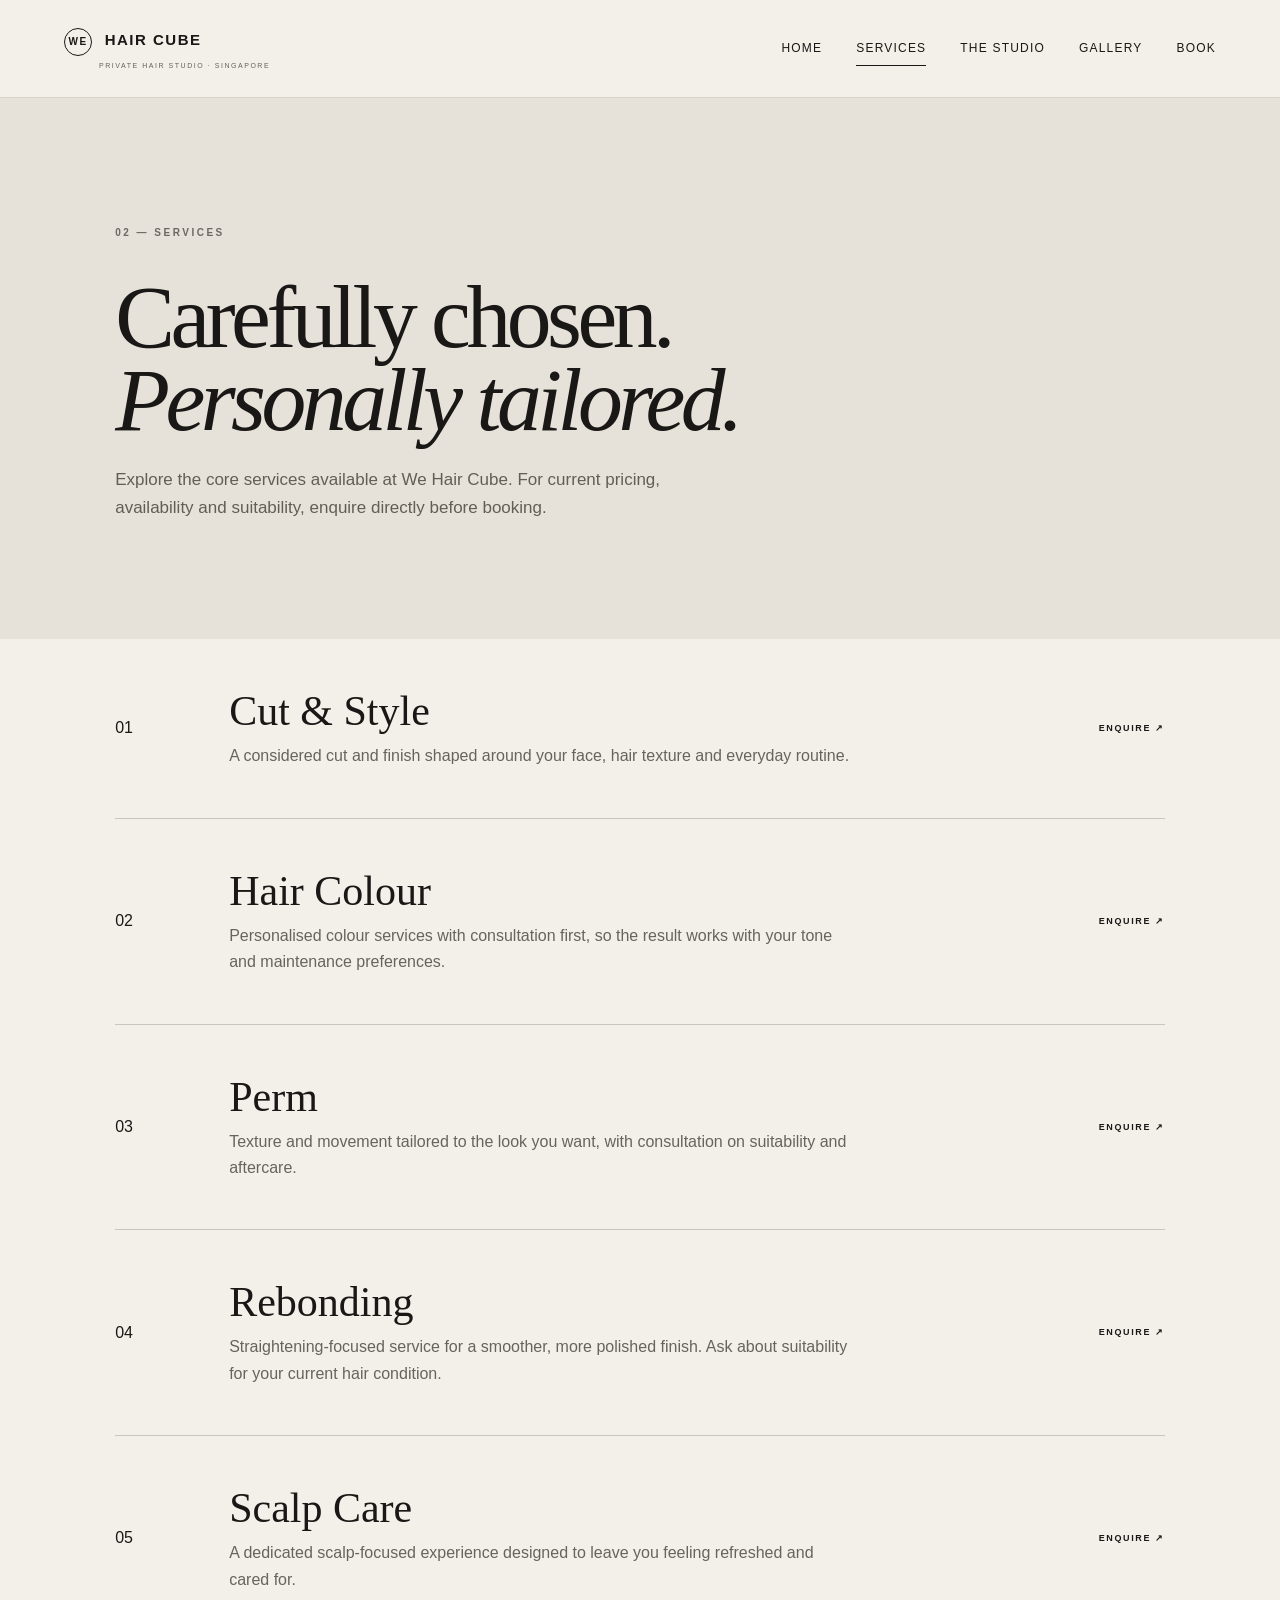
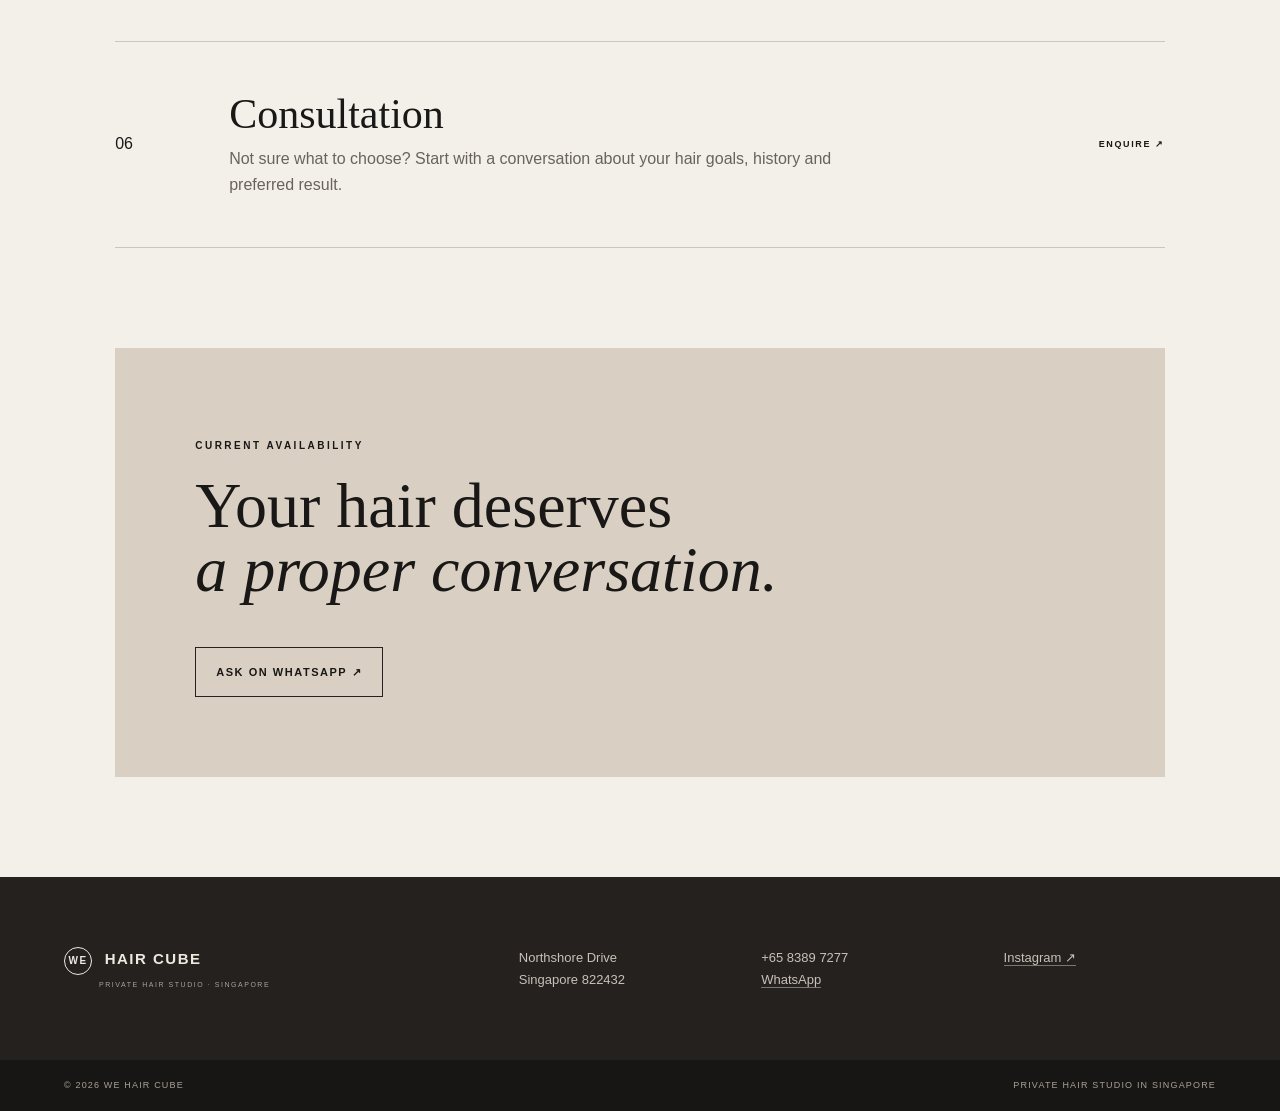
<file: services.html>
<!doctype html><html><head><meta charset="utf-8"><meta name="viewport" content="width=device-width,initial-scale=1"><title>Services | We Hair Cube</title><link rel="stylesheet" href="styles.css"></head><body><header class="nav solid"><a class="logo" href="index.html"><span>WE</span> HAIR CUBE<small>PRIVATE HAIR STUDIO · SINGAPORE</small></a><button class="menu">☰</button><nav><a href="index.html">Home</a><a class="active" href="services.html">Services</a><a href="about.html">The Studio</a><a href="gallery.html">Gallery</a><a href="contact.html">Book</a></nav></header><main class="inner"><section class="page-hero"><span class="section-tag">02 — SERVICES</span><h1>Carefully chosen.<br><em>Personally tailored.</em></h1><p>Explore the core services available at We Hair Cube. For current pricing, availability and suitability, enquire directly before booking.</p></section><section class="service-list"><article><span>01</span><div><h2>Cut & Style</h2><p>A considered cut and finish shaped around your face, hair texture and everyday routine.</p></div><b>ENQUIRE ↗</b></article><article><span>02</span><div><h2>Hair Colour</h2><p>Personalised colour services with consultation first, so the result works with your tone and maintenance preferences.</p></div><b>ENQUIRE ↗</b></article><article><span>03</span><div><h2>Perm</h2><p>Texture and movement tailored to the look you want, with consultation on suitability and aftercare.</p></div><b>ENQUIRE ↗</b></article><article><span>04</span><div><h2>Rebonding</h2><p>Straightening-focused service for a smoother, more polished finish. Ask about suitability for your current hair condition.</p></div><b>ENQUIRE ↗</b></article><article><span>05</span><div><h2>Scalp Care</h2><p>A dedicated scalp-focused experience designed to leave you feeling refreshed and cared for.</p></div><b>ENQUIRE ↗</b></article><article><span>06</span><div><h2>Consultation</h2><p>Not sure what to choose? Start with a conversation about your hair goals, history and preferred result.</p></div><b>ENQUIRE ↗</b></article></section><section class="mini-cta"><p class="eyebrow">CURRENT AVAILABILITY</p><h2>Your hair deserves<br><em>a proper conversation.</em></h2><a class="button dark" href="https://wa.me/6583897277?text=Hi%20We%20Hair%20Cube%2C%20I%27d%20like%20to%20ask%20about%20your%20services.">Ask on WhatsApp ↗</a></section></main><footer><div class="footer-top"><div class="logo"><span>WE</span> HAIR CUBE<small>PRIVATE HAIR STUDIO · SINGAPORE</small></div><div><p>Northshore Drive<br>Singapore 822432</p></div><div><p>+65 8389 7277<br><a href="https://wa.me/6583897277">WhatsApp</a></p></div><div><p><a href="https://www.instagram.com/we_hair_cube/">Instagram ↗</a></p></div></div><div class="footer-bottom">© 2026 We Hair Cube <span>Private hair studio in Singapore</span></div></footer><script src="script.js"></script></body></html>
</file>
<file: styles.css>
*{box-sizing:border-box}html{scroll-behavior:smooth}body{margin:0;background:#f3f0ea;color:#191816;font-family:"DM Sans",sans-serif;line-height:1.65}a{color:inherit;text-decoration:none}img{display:block;width:100%;height:100%;object-fit:cover}.nav{position:absolute;z-index:10;top:0;left:0;width:100%;display:flex;align-items:center;justify-content:space-between;padding:28px 5vw;color:#fff;transition:.35s}.nav.solid{position:relative;background:#f3f0ea;color:#191816;border-bottom:1px solid #d8d3ca}.nav.scrolled{position:fixed;background:rgba(243,240,234,.94);color:#191816;backdrop-filter:blur(15px);padding-block:17px}.logo{font-weight:600;letter-spacing:.1em;font-size:15px;line-height:1.05}.logo span{display:inline-flex;border:1px solid currentColor;border-radius:50%;width:28px;height:28px;align-items:center;justify-content:center;font-size:10px;margin-right:7px}.logo small{display:block;font-size:7px;letter-spacing:.22em;font-weight:500;margin:6px 0 0 35px;opacity:.65}nav{display:flex;gap:34px;font-size:12px;letter-spacing:.1em;text-transform:uppercase}nav a{position:relative;padding:8px 0}nav a:after{content:"";position:absolute;left:0;bottom:1px;width:0;height:1px;background:currentColor;transition:.3s}nav a:hover:after,nav a.active:after{width:100%}.menu{display:none;background:none;border:0;font-size:25px;color:inherit}.hero{min-height:100svh;position:relative;background:#24211f;color:#fff;overflow:hidden}.hero-media{position:absolute;inset:0}.hero-media:after{content:"";position:absolute;inset:0;background:linear-gradient(90deg,rgba(16,14,13,.76),rgba(16,14,13,.22) 65%,rgba(16,14,13,.18))}.hero-copy{position:absolute;left:9vw;top:50%;transform:translateY(-40%);max-width:720px}.eyebrow,.section-tag{font-size:10px;letter-spacing:.25em;text-transform:uppercase;font-weight:600}.hero h1{font:500 clamp(58px,8vw,125px)/.9 "Playfair Display",serif;letter-spacing:-.055em;margin:25px 0}.hero h1 em,h1 em,h2 i{font-style:italic;font-weight:500}.lead{max-width:550px;color:#e4e0d9;font-size:17px}.button{display:inline-flex;align-items:center;gap:30px;padding:15px 20px;border:1px solid #24211f;font-size:11px;letter-spacing:.14em;text-transform:uppercase;font-weight:600;margin-top:25px;transition:.3s}.button.light{border-color:#fff;color:#fff}.button:hover{background:#24211f;color:#fff}.button.light:hover{background:#fff;color:#191816}.hero-note{position:absolute;right:5vw;bottom:40px;font-size:10px;line-height:1.8;letter-spacing:.15em}.hero-note span{opacity:.65}.intro,.services-preview,.cta{padding:140px 9vw}.intro{background:#e7e2d9}.section-tag{opacity:.6}.intro-grid{display:grid;grid-template-columns:1.3fr 1fr;gap:10vw;margin-top:60px}.intro h2,.section-head h2,.cta h2{font:500 clamp(45px,6vw,82px)/.96 "Playfair Display",serif;letter-spacing:-.045em;margin:0}.intro p{max-width:490px;color:#5d5952;font-size:18px}.text-link{display:inline-block;margin-top:24px;font-size:11px;letter-spacing:.16em;text-transform:uppercase;font-weight:600}.text-link span{margin-left:25px}.section-head{display:flex;justify-content:space-between;align-items:flex-end;margin-bottom:65px}.service-row{display:grid;grid-template-columns:repeat(4,1fr);border-top:1px solid #c9c3b9}.service-card{padding:30px 24px 30px 0;border-right:1px solid #c9c3b9;min-height:250px}.service-card:not(:first-child){padding-left:24px}.service-card:last-child{border-right:0}.service-card h3{font:500 31px "Playfair Display",serif;margin:60px 0 10px}.service-card p{color:#666158;font-size:14px}.image-break{height:75vh;position:relative;overflow:hidden}.image-break:after{content:"";position:absolute;inset:0;background:linear-gradient(0deg,rgba(0,0,0,.65),transparent 60%)}.image-caption{position:absolute;z-index:2;bottom:50px;left:9vw;color:#fff}.image-caption span{font-size:10px;letter-spacing:.2em}.image-caption strong{display:block;font:500 clamp(36px,5vw,70px)/.95 "Playfair Display",serif;margin-top:15px}.cta{text-align:center;background:#d9d0c3}.cta h2{margin-top:20px}.footer-top{padding:70px 5vw;display:grid;grid-template-columns:2fr 1fr 1fr 1fr;gap:30px;background:#24211f;color:#eee9df}.footer-top p{margin:0;font-size:13px;color:#c8c1b6}.footer-top a{border-bottom:1px solid #777}.footer-bottom{padding:18px 5vw;background:#181614;color:#a8a096;font-size:9px;letter-spacing:.13em;text-transform:uppercase;display:flex;justify-content:space-between}.inner{min-height:70vh}.page-hero{padding:120px 9vw 100px;background:#e7e2d9}.page-hero h1{font:500 clamp(52px,7vw,105px)/.93 "Playfair Display",serif;letter-spacing:-.05em;margin:30px 0 25px}.page-hero p{max-width:570px;color:#625e56;font-size:17px}.service-list{padding:0 9vw}.service-list article{display:grid;grid-template-columns:8% 1fr auto;align-items:center;gap:30px;padding:48px 0;border-bottom:1px solid #cbc5bb}.service-list h2{font:500 42px "Playfair Display",serif;margin:0}.service-list p{margin:8px 0 0;max-width:620px;color:#68635b}.service-list b{font-size:9px;letter-spacing:.18em}.mini-cta{margin:100px 9vw;padding:80px;background:#d9d0c3}.mini-cta h2{font:500 clamp(38px,5vw,65px)/1 "Playfair Display",serif;margin:20px 0}.about-hero,.booking{padding:90px 9vw 140px;display:grid;grid-template-columns:1fr 1fr;gap:10vw;align-items:center}.about-image,.booking-image{height:650px}.about-copy h1,.booking h1{font:500 clamp(52px,7vw,100px)/.92 "Playfair Display",serif;letter-spacing:-.05em;margin:25px 0}.about-copy p{color:#625e56;max-width:510px}.values{padding:120px 9vw;background:#e7e2d9}.value-grid{display:grid;grid-template-columns:repeat(3,1fr);gap:50px;margin-top:60px}.value-grid h3{font:500 34px "Playfair Display",serif;margin:35px 0 5px}.value-grid p{color:#625e56}.gallery-grid{padding:0 5vw 120px;display:grid;grid-template-columns:1fr 1fr;gap:18px}.gallery-grid figure{margin:0;height:520px;overflow:hidden}.gallery-grid .wide{grid-column:span 2;height:650px}.gallery-grid .tall{height:720px}.gallery-grid img{transition:transform .8s}.gallery-grid figure:hover img{transform:scale(1.04)}.contact-details{border-top:1px solid #c9c3b9;margin-top:50px}.contact-details>div{padding:20px 0;border-bottom:1px solid #c9c3b9}.contact-details small{display:block;font-size:9px;letter-spacing:.18em;opacity:.55;margin-bottom:6px}.contact-details a,.contact-details span{font-size:15px}.mobile{display:none}.reveal{opacity:0;transform:translateY(30px);transition:opacity .8s ease,transform .8s ease}.reveal.on{opacity:1;transform:none}.loader{position:fixed;inset:0;background:#24211f;color:#fff;z-index:100;display:grid;place-items:center;animation:loaderOut .8s 1s forwards}.loader span{font:500 24px "Playfair Display",serif;letter-spacing:.2em}@keyframes loaderOut{to{opacity:0;visibility:hidden}}@media(max-width:800px){.nav{padding:20px 6vw}.menu{display:block}nav{display:none;position:absolute;top:78px;left:0;right:0;padding:20px 6vw 30px;background:#24211f;color:#fff;flex-direction:column;gap:5px}nav.open{display:flex}.nav.solid nav{background:#f3f0ea;color:#191816}.hero-copy{left:7vw;right:7vw}.hero h1{font-size:62px}.lead{font-size:15px}.intro,.services-preview,.cta,.values{padding:85px 7vw}.intro-grid{grid-template-columns:1fr;gap:35px;margin-top:35px}.intro h2,.section-head h2,.cta h2{font-size:50px}.section-head{margin-bottom:40px}.desktop{display:none}.mobile{display:inline-block}.service-row{grid-template-columns:1fr 1fr}.service-card{min-height:210px}.service-card:nth-child(2){border-right:0}.service-card:nth-child(3),.service-card:nth-child(4){border-top:1px solid #c9c3b9}.service-card h3{margin-top:35px;font-size:27px}.image-break{height:60vh}.footer-top{grid-template-columns:1fr 1fr;padding:55px 7vw}.footer-bottom{padding:18px 7vw;display:block}.footer-bottom span{display:block;margin-top:6px}.page-hero{padding:75px 7vw 65px}.page-hero h1{font-size:57px}.service-list{padding:0 7vw}.service-list article{grid-template-columns:12% 1fr;padding:32px 0;gap:15px}.service-list article>b{display:none}.service-list h2{font-size:31px}.service-list p{font-size:14px}.mini-cta{margin:65px 7vw;padding:55px 30px}.about-hero,.booking{padding:70px 7vw 90px;grid-template-columns:1fr;gap:55px}.about-image,.booking-image{height:500px}.about-copy h1,.booking h1{font-size:58px}.value-grid{grid-template-columns:1fr;gap:25px;margin-top:40px}.gallery-grid{grid-template-columns:1fr;padding:0 5vw 75px}.gallery-grid .wide{grid-column:span 1;height:450px}.gallery-grid figure,.gallery-grid .tall{height:500px}.logo small{font-size:6px}.hero-note{display:none}}
</file>
